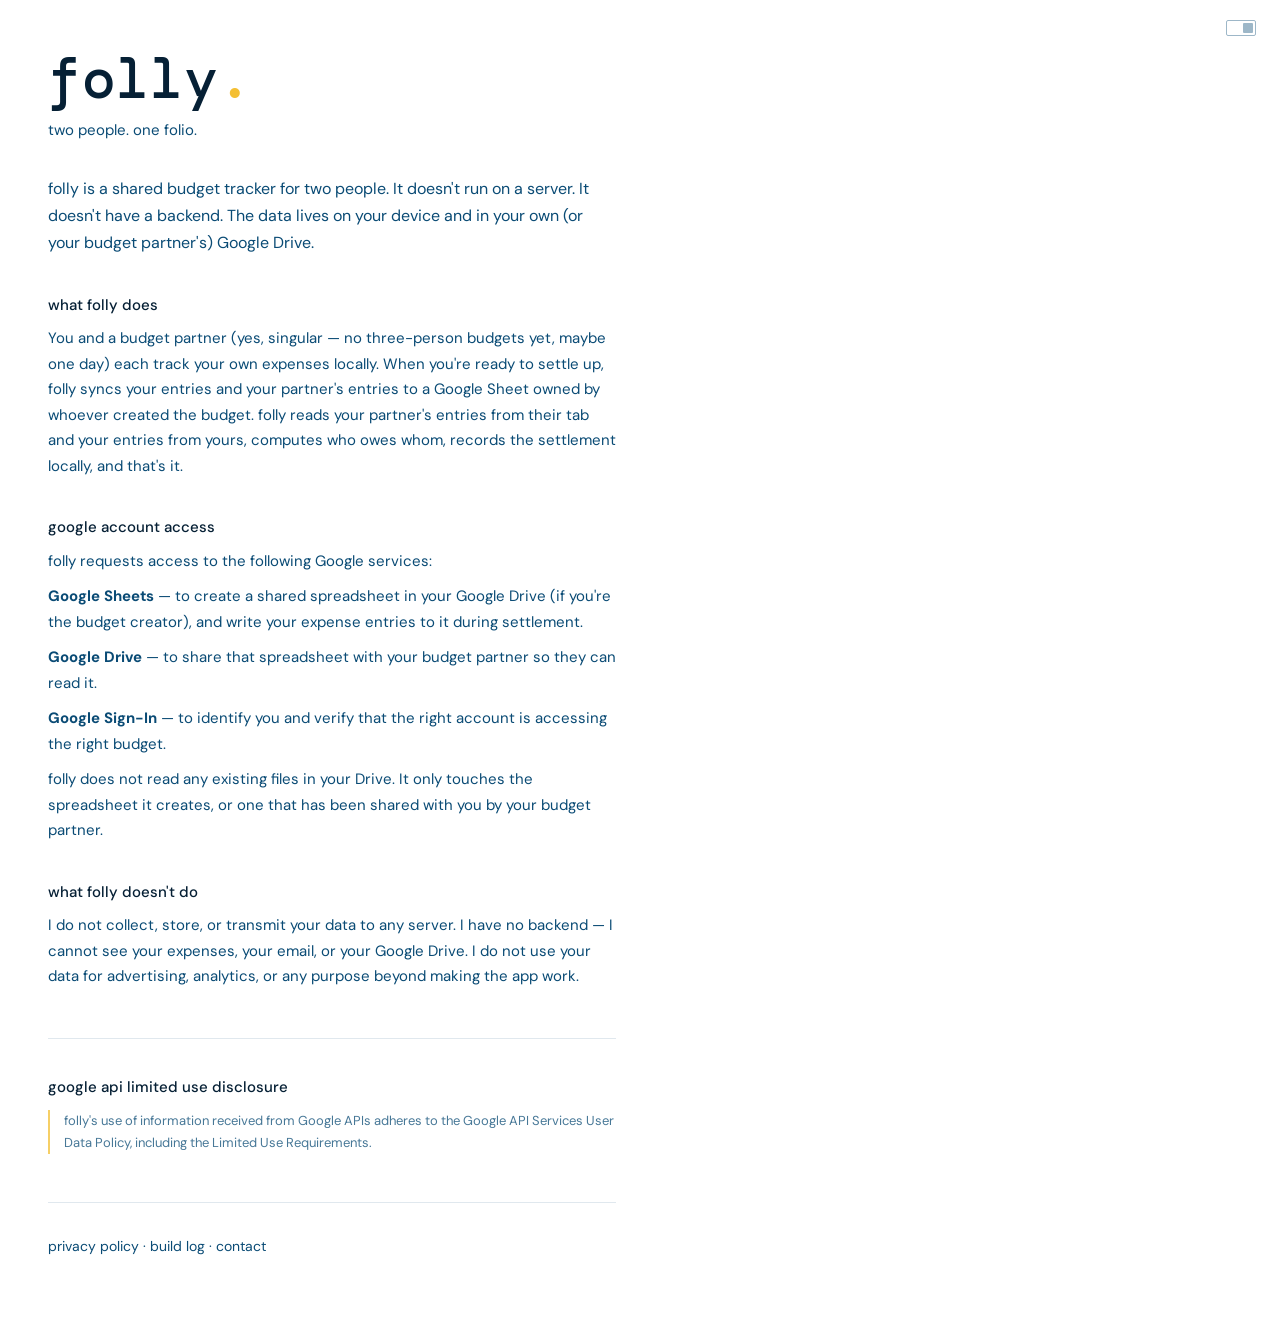
<file: index.html>
<!DOCTYPE html>
<html lang="en">
<head>
  <meta charset="UTF-8" />
  <meta name="viewport" content="width=device-width, initial-scale=1.0" />
  <title>folly.</title>
  <link rel="shortcut icon" href="/favicon.png" />
  <link rel="preconnect" href="https://fonts.googleapis.com" />
  <link href="https://fonts.googleapis.com/css2?family=DM+Mono:wght@400;500&family=DM+Sans:wght@400;500&display=swap" rel="stylesheet" />
  <link rel="stylesheet" href="shared.css" />
  <style>
    body {
      font-family: 'DM Sans', sans-serif;
      max-width: 640px;
      margin: 0;
      padding: 48px 24px 48px 48px;
      line-height: 1.7;
    }
    h1 {
      font-family: 'DM Mono', monospace;
      font-size: clamp(36px, 8vw, 56px);
      font-weight: 500;
      line-height: 1.1;
    }
    h2 { font-size: 15px; font-weight: 500; margin: 36px 0 8px; }
    p { font-size: 15px; color: var(--body); margin-bottom: 10px; }
    .tagline { font-size: 15px; color: var(--body); margin: 8px 0 32px; }
    .accent { color: var(--amber); }
    .lede { font-size: 16px; margin-bottom: 10px; }
    .disclosure {
      font-size: 13px;
      color: var(--body);
      opacity: 0.75;
      border-left: 2px solid var(--amber);
      padding-left: 14px;
      margin-top: 10px;
    }
    .footer { font-size: 14px; }
  </style>
  <script src="theme.js"></script>
</head>
<body>
  <button id="theme-toggle" aria-label="Toggle theme"></button>
  <h1>folly<span class="accent">.</span></h1>
  <p class="tagline">two people. one folio.</p>

  <p class="lede">folly is a shared budget tracker for two people. It doesn't run on a server. It doesn't have a backend. The data lives on your device and in your own (or your budget partner's) Google Drive.</p>

  <h2>what folly does</h2>
  <p>You and a budget partner (yes, singular — no three-person budgets yet, maybe one day) each track your own expenses locally. When you're ready to settle up, folly syncs your entries and your partner's entries to a Google Sheet owned by whoever created the budget. folly reads your partner's entries from their tab and your entries from yours, computes who owes whom, records the settlement locally, and that's it.</p>

  <h2>google account access</h2>
  <p>folly requests access to the following Google services:</p>
  <p><strong>Google Sheets</strong> — to create a shared spreadsheet in your Google Drive (if you're the budget creator), and write your expense entries to it during settlement.</p>
  <p><strong>Google Drive</strong> — to share that spreadsheet with your budget partner so they can read it.</p>
  <p><strong>Google Sign-In</strong> — to identify you and verify that the right account is accessing the right budget.</p>
  <p>folly does not read any existing files in your Drive. It only touches the spreadsheet it creates, or one that has been shared with you by your budget partner.</p>

  <h2>what folly doesn't do</h2>
  <p>I do not collect, store, or transmit your data to any server. I have no backend — I cannot see your expenses, your email, or your Google Drive. I do not use your data for advertising, analytics, or any purpose beyond making the app work.</p>

  <hr />

  <h2>google api limited use disclosure</h2>
  <p class="disclosure">folly's use of information received from Google APIs adheres to the <a href="https://developers.google.com/terms/api-services-user-data-policy">Google API Services User Data Policy</a>, including the Limited Use Requirements.</p>

  <hr />

  <p class="footer"><a href="privacy.html">privacy policy</a>&nbsp;·&nbsp;<a href="roadmap.html">build log</a>&nbsp;·&nbsp;<a href="mailto:yunshudai2010@gmail.com">contact</a></p>

</body>
</html>
</file>
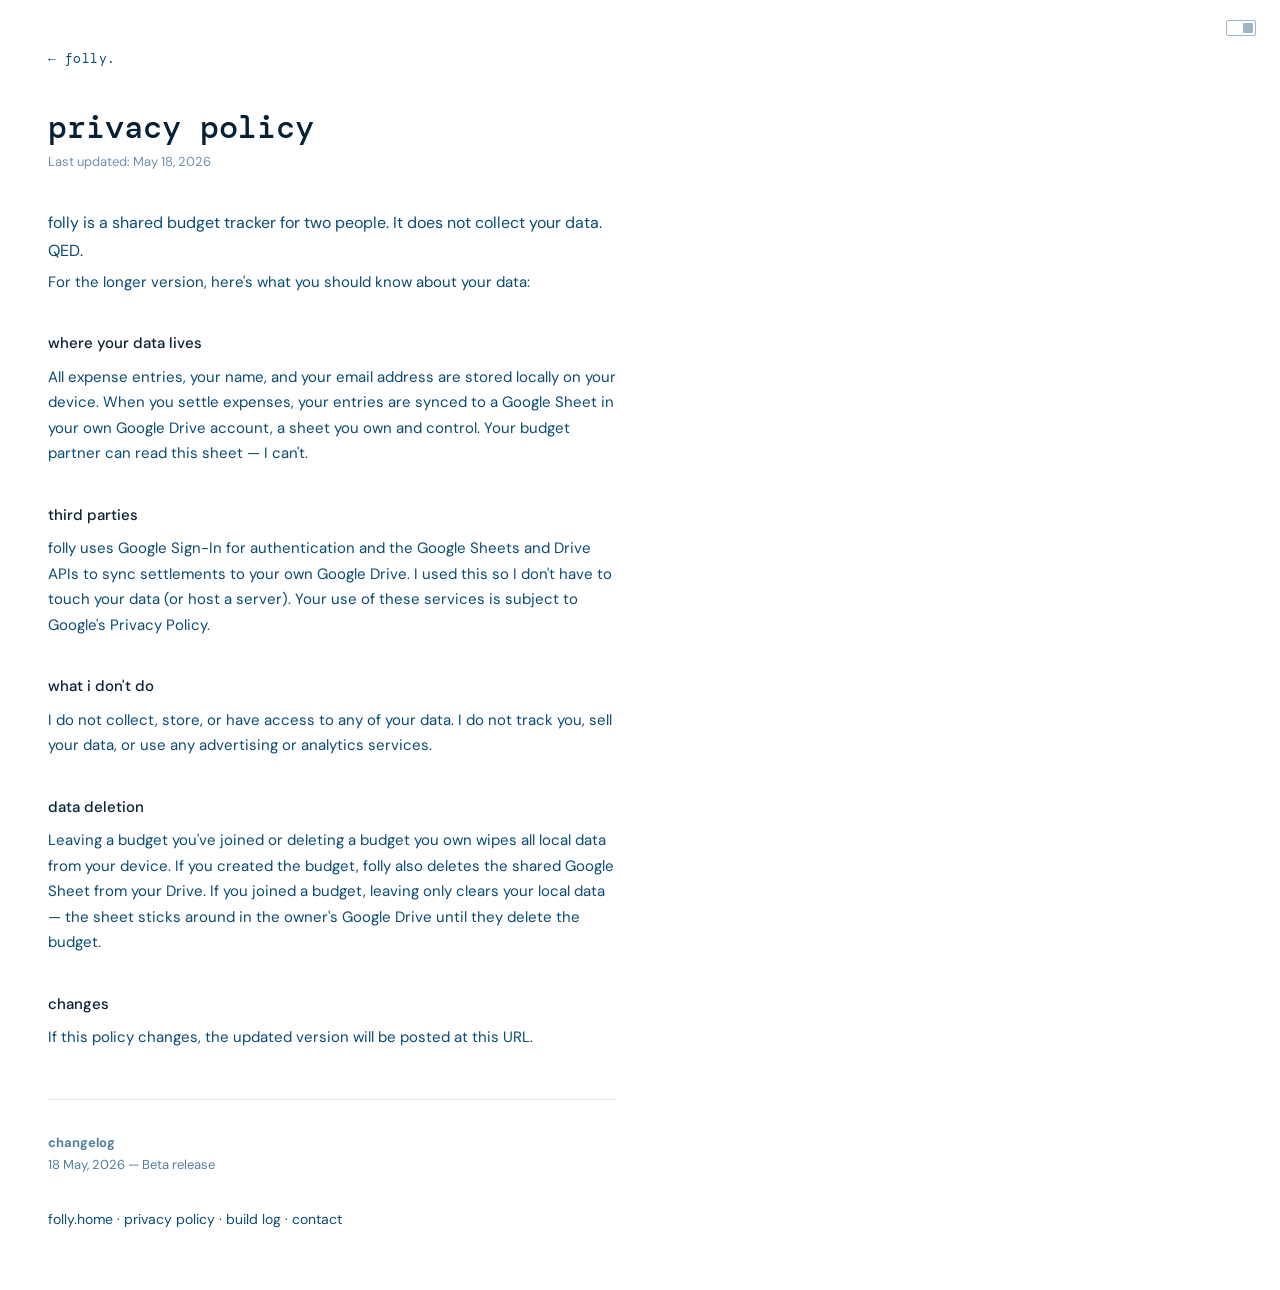
<file: privacy.html>
<!DOCTYPE html>
<html lang="en">
<head>
  <meta charset="UTF-8" />
  <meta name="viewport" content="width=device-width, initial-scale=1.0" />
  <title>privacy policy — folly.</title>
  <link rel="shortcut icon" href="/favicon.png" />
  <link rel="preconnect" href="https://fonts.googleapis.com" />
  <link href="https://fonts.googleapis.com/css2?family=DM+Mono:wght@400;500&family=DM+Sans:wght@400;500&display=swap" rel="stylesheet" />
  <link rel="stylesheet" href="shared.css" />
  <style>
    body {
      font-family: 'DM Sans', sans-serif;
      max-width: 640px;
      margin: 0;
      padding: 48px 24px 48px 48px;
      line-height: 1.7;
    }
    h1 { font-family: 'DM Mono', monospace; font-size: 32px; font-weight: 500; line-height: 1.1; margin-bottom: 6px; }
    h2 { font-size: 15px; font-weight: 500; margin: 36px 0 8px; text-transform: lowercase; }
    p, li { font-size: 15px; color: var(--body); margin-bottom: 10px; }
    ul { padding-left: 20px; margin-bottom: 10px; }
    .meta { font-size: 13px; color: var(--body); opacity: 0.6; margin-bottom: 36px; }
    .lede { font-size: 16px; margin-bottom: 6px; }
    .changelog { font-size: 13px; color: var(--body); opacity: 0.7; }
    .footer { font-size: 14px; margin-top: 32px; }
    html.dark .meta,
    html.dark .changelog { opacity: 1; }
  </style>
  <script src="theme.js"></script>
</head>
<body>
  <button id="theme-toggle" aria-label="Toggle theme"></button>
  <a class="back" href="index.html">← folly.</a>
  <h1>privacy policy</h1>
  <p class="meta">Last updated: May 18, 2026</p>

  <p class="lede">folly is a shared budget tracker for two people. It does not collect your data. QED.</p>
  <p>For the longer version, here's what you should know about your data:</p>

  <h2>where your data lives</h2>
  <p>All expense entries, your name, and your email address are stored locally on your device. When you settle expenses, your entries are synced to a Google Sheet in your own Google Drive account, a sheet you own and control. Your budget partner can read this sheet — I can't.</p>

  <h2>third parties</h2>
  <p>folly uses Google Sign-In for authentication and the Google Sheets and Drive APIs to sync settlements to your own Google Drive. I used this so I don't have to touch your data (or host a server). Your use of these services is subject to <a href="https://policies.google.com/privacy">Google's Privacy Policy</a>.</p>

  <h2>what I don't do</h2>
  <p>I do not collect, store, or have access to any of your data. I do not track you, sell your data, or use any advertising or analytics services.</p>

  <h2>data deletion</h2>
  <p>Leaving a budget you've joined or deleting a budget you own wipes all local data from your device. If you created the budget, folly also deletes the shared Google Sheet from your Drive. If you joined a budget, leaving only clears your local data — the sheet sticks around in the owner's Google Drive until they delete the budget.</p>

  <h2>changes</h2>
  <p>If this policy changes, the updated version will be posted at this URL.</p>

  <hr />
  <p class="changelog"><strong>changelog</strong><br />18 May, 2026 — Beta release</p>

  <p class="footer"><a href="index.html">folly.home</a>&nbsp;·&nbsp;<a href="privacy.html">privacy policy</a>&nbsp;·&nbsp;<a href="roadmap.html">build log</a>&nbsp;·&nbsp;<a href="mailto:yunshudai2010@gmail.com">contact</a></p>
</body>
</html>
</file>
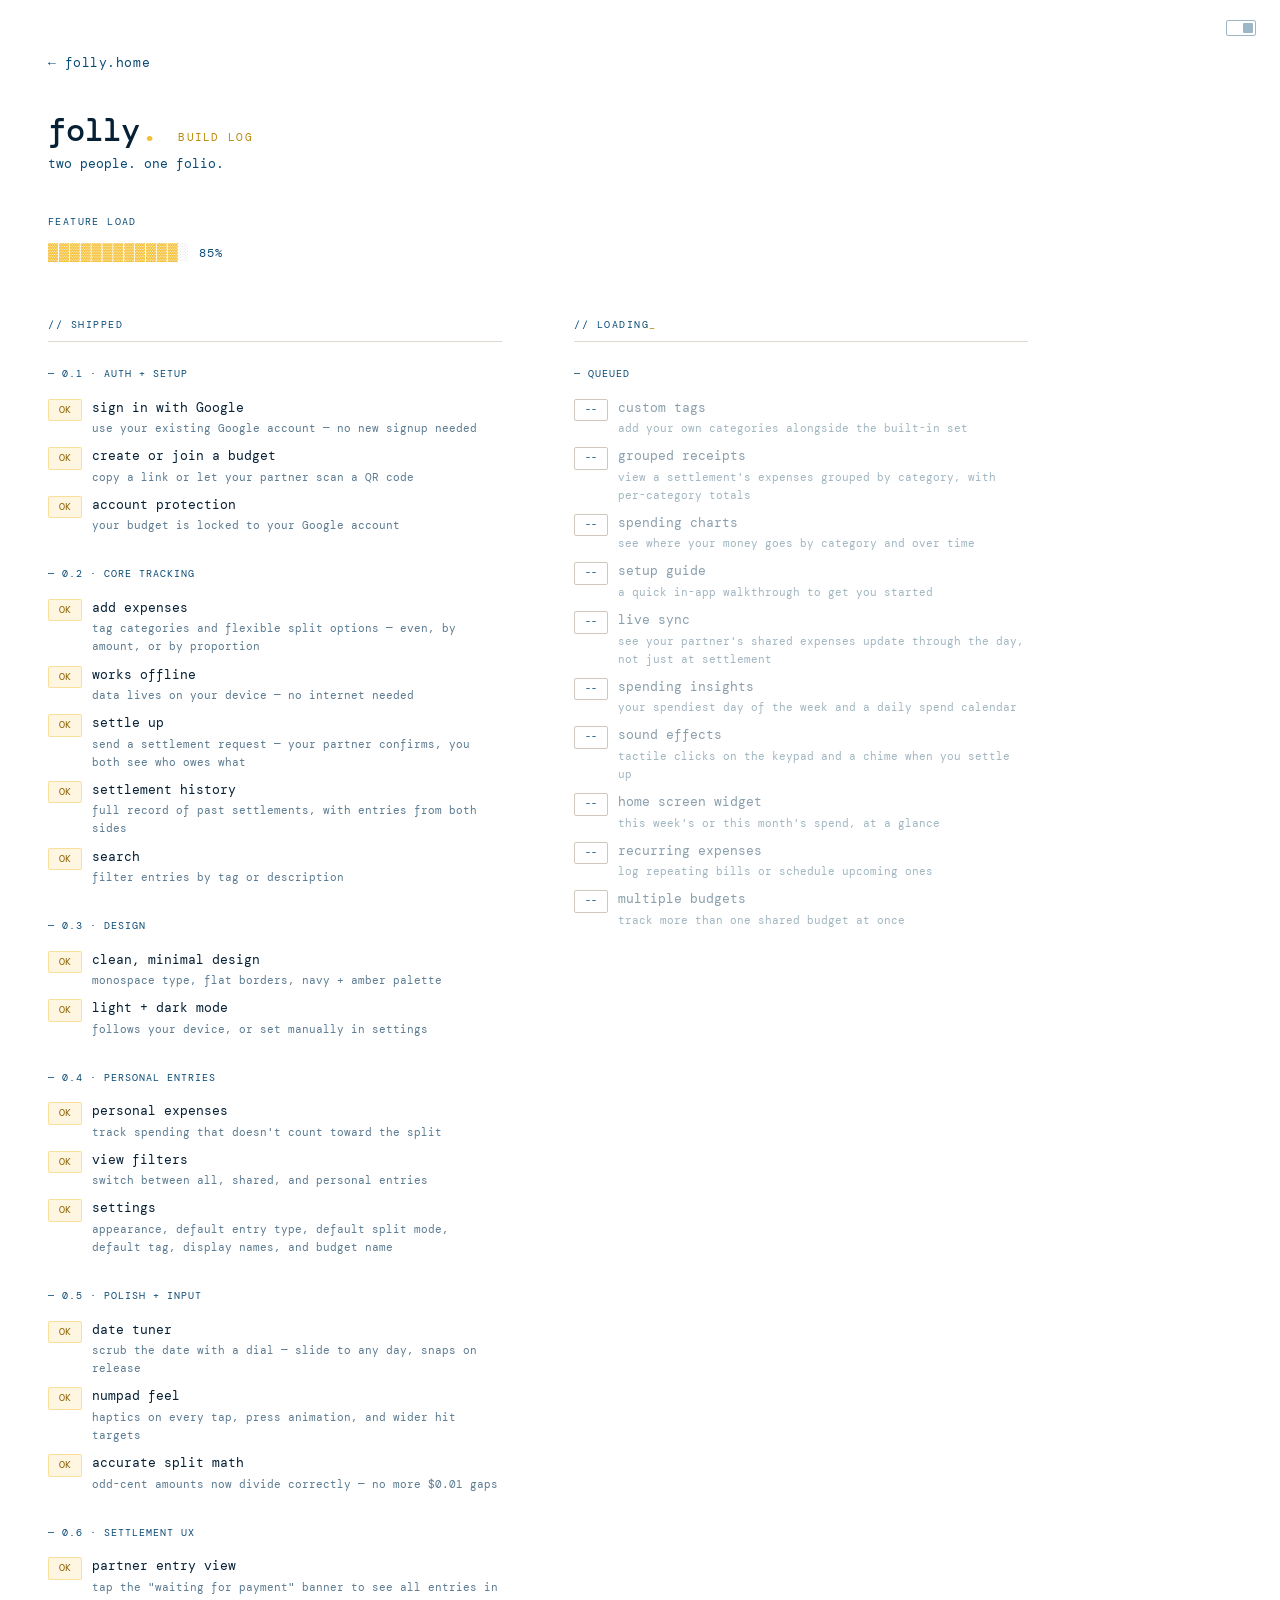
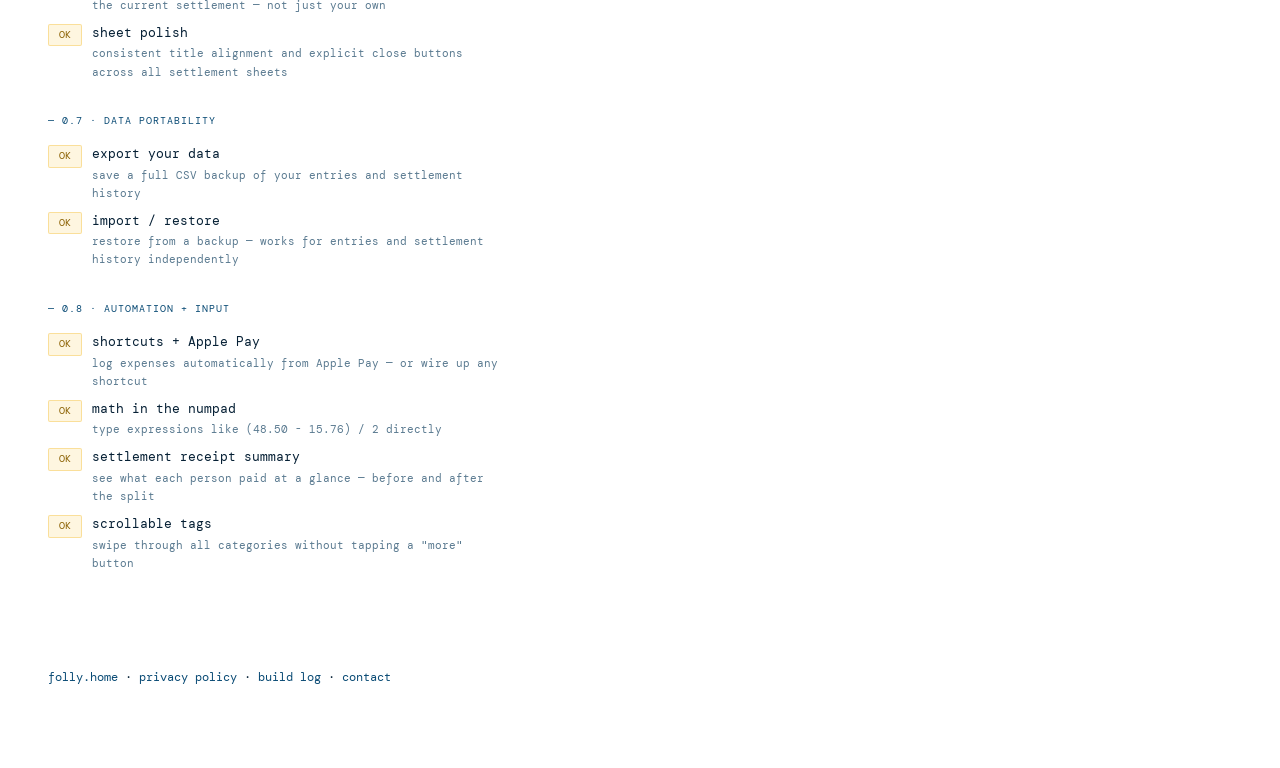
<file: roadmap.html>
<!DOCTYPE html>
<html lang="en">
<head>
  <meta charset="UTF-8" />
  <meta name="viewport" content="width=device-width, initial-scale=1.0" />
  <title>folly. — build log</title>
  <link rel="shortcut icon" href="/favicon.png" />
  <link rel="preconnect" href="https://fonts.googleapis.com" />
  <link href="https://fonts.googleapis.com/css2?family=DM+Mono:ital,wght@0,400;0,500;1,400&display=swap" rel="stylesheet" />
  <link rel="stylesheet" href="shared.css" />
  <style>
    body {
      font-family: 'DM Mono', monospace;
      font-size: 13px;
      line-height: 1.65;
      min-height: 100vh;
      padding: 52px 32px 80px 48px;
    }

    .page { max-width: 980px; }
    .header { margin-bottom: 40px; }
    .top { display: flex; align-items: baseline; gap: 20px; margin-bottom: 4px; }

    .logo {
      font-size: 32px;
      font-weight: 500;
      color: var(--ink);
      line-height: 1.1;
      letter-spacing: -0.02em;
    }
    .logo .dot { color: var(--amber); }

    .build-label {
      font-size: 11px;
      color: var(--amber-muted);
      letter-spacing: 0.12em;
    }

    .tagline {
      font-size: 13px;
      color: #0A4B75;
      margin-bottom: 28px;
    }

    .progress { margin-bottom: 52px; }
    .progress-label {
      font-size: 10px;
      letter-spacing: 0.14em;
      color: #0A4B75;
      margin-bottom: 6px;
    }

    .bar { font-size: 17px; letter-spacing: 0.04em; }
    .bar .filled { color: var(--amber); }
    .bar .empty  { color: #D4CEC5; }
    .bar .pct    { font-size: 12px; color: #0A4B75; margin-left: 10px; }

    .grid { display: grid; grid-template-columns: 1fr 1fr; gap: 0 72px; }

    @media (max-width: 640px) {
      body { padding: 36px 20px 64px; }
      .grid { grid-template-columns: 1fr; gap: 48px 0; }
    }

    .col-label {
      font-size: 10px;
      letter-spacing: 0.15em;
      color: #0A4B75;
      text-transform: uppercase;
      border-bottom: 1px solid #E0D8CC;
      padding-bottom: 8px;
      margin-bottom: 24px;
    }

    .vblock { margin-bottom: 28px; }
    .vtag { font-size: 10px; letter-spacing: 0.1em; color: #0A4B75; margin-bottom: 10px; }

    .feat { display: flex; gap: 10px; padding: 4px 0; align-items: flex-start; }
    .badge {
      flex-shrink: 0;
      width: 34px;
      font-size: 10px;
      letter-spacing: 0.05em;
      padding: 2px 0;
      text-align: center;
      border-radius: 2px;
      margin-top: 2px;
    }

    .ok  { color: #8A6000; background: rgba(244,191,51,0.15); border: 1px solid rgba(244,191,51,0.4); }
    .run { color: #8A6000; background: rgba(244,191,51,0.12); border: 1px solid rgba(244,191,51,0.35); }
    .q   { color: #0A4B75; background: transparent; border: 1px solid #D0C8BE; }

    .feat-text.dim { color: #8A9FAD; }
    .sub { display: block; font-size: 11px; color: #5A7A90; margin-top: 1px; }
    .feat-text.dim .sub { color: #A0B5C0; }

    @keyframes blink {
      0%, 100% { opacity: 1; }
      49%       { opacity: 1; }
      50%       { opacity: 0; }
    }
    .cursor {
      display: inline-block;
      color: var(--amber-muted);
      animation: blink 1.1s step-end infinite;
    }

    .footer { margin-top: 64px; font-size: 12px; }
    .footer a:hover { color: var(--ink); }

    /* ── Dark mode (roadmap-specific overrides) ── */
    html.dark body::after {
      content: '';
      position: fixed;
      inset: 0;
      background: repeating-linear-gradient(
        to bottom,
        transparent 0px,
        transparent 3px,
        rgba(0, 0, 0, 0.045) 3px,
        rgba(0, 0, 0, 0.045) 4px
      );
      pointer-events: none;
      z-index: 999;
    }
    html.dark .build-label { opacity: 0.6; }
    html.dark .tagline,
    html.dark .progress-label,
    html.dark .bar .pct { color: #2E5F80; }
    html.dark .bar .empty { color: #0C3050; }
    html.dark .col-label { color: #2E5F80; border-bottom-color: #0C3050; }
    html.dark .vtag { color: #2E5F80; }
    html.dark .ok  { color: #F4BF33; background: rgba(244,191,51,0.1);  border-color: rgba(244,191,51,0.25); }
    html.dark .run { color: #F4BF33; background: rgba(244,191,51,0.07); border-color: rgba(244,191,51,0.18); }
    html.dark .q   { color: #2E5F80; border-color: #0C3050; }
    html.dark .feat-text.dim { color: #2E5F80; }
    html.dark .sub { color: #2E5F80; }
    html.dark .feat-text.dim .sub { color: #1E4A65; }
  </style>
  <script src="theme.js"></script>
</head>
<body>
  <button id="theme-toggle" aria-label="Toggle theme"></button>

  <div class="page">

    <a class="back" href="index.html">← folly.home</a>

    <div class="header">
      <div class="top">
        <span class="logo">folly<span class="dot">.</span></span>
        <span class="build-label">BUILD LOG</span>
      </div>
      <p class="tagline">two people. one folio.</p>
    </div>

    <div class="progress">
      <div class="progress-label">FEATURE LOAD</div>
      <div class="bar">
        <span class="filled">▓▓▓▓▓▓▓▓▓▓▓▓</span><span class="empty">░</span><span class="pct">85%</span>
      </div>
    </div>

    <div class="grid">

      <!-- ── LEFT: Changelog ── -->
      <div>
        <div class="col-label">// shipped</div>

        <div class="vblock">
          <div class="vtag">— 0.1 · AUTH + SETUP</div>
          <div class="feat">
            <span class="badge ok">OK</span>
            <span class="feat-text">sign in with Google
              <span class="sub">use your existing Google account — no new signup needed</span>
            </span>
          </div>
          <div class="feat">
            <span class="badge ok">OK</span>
            <span class="feat-text">create or join a budget
              <span class="sub">copy a link or let your partner scan a QR code</span>
            </span>
          </div>
          <div class="feat">
            <span class="badge ok">OK</span>
            <span class="feat-text">account protection
              <span class="sub">your budget is locked to your Google account</span>
            </span>
          </div>
        </div>

        <div class="vblock">
          <div class="vtag">— 0.2 · CORE TRACKING</div>
          <div class="feat">
            <span class="badge ok">OK</span>
            <span class="feat-text">add expenses
              <span class="sub">tag categories and flexible split options — even, by amount, or by proportion</span>
            </span>
          </div>
          <div class="feat">
            <span class="badge ok">OK</span>
            <span class="feat-text">works offline
              <span class="sub">data lives on your device — no internet needed</span>
            </span>
          </div>
          <div class="feat">
            <span class="badge ok">OK</span>
            <span class="feat-text">settle up
              <span class="sub">send a settlement request — your partner confirms, you both see who owes what</span>
            </span>
          </div>
          <div class="feat">
            <span class="badge ok">OK</span>
            <span class="feat-text">settlement history
              <span class="sub">full record of past settlements, with entries from both sides</span>
            </span>
          </div>
          <div class="feat">
            <span class="badge ok">OK</span>
            <span class="feat-text">search
              <span class="sub">filter entries by tag or description</span>
            </span>
          </div>
        </div>

        <div class="vblock">
          <div class="vtag">— 0.3 · DESIGN</div>
          <div class="feat">
            <span class="badge ok">OK</span>
            <span class="feat-text">clean, minimal design
              <span class="sub">monospace type, flat borders, navy + amber palette</span>
            </span>
          </div>
          <div class="feat">
            <span class="badge ok">OK</span>
            <span class="feat-text">light + dark mode
              <span class="sub">follows your device, or set manually in settings</span>
            </span>
          </div>
        </div>

        <div class="vblock">
          <div class="vtag">— 0.4 · PERSONAL ENTRIES</div>
          <div class="feat">
            <span class="badge ok">OK</span>
            <span class="feat-text">personal expenses
              <span class="sub">track spending that doesn't count toward the split</span>
            </span>
          </div>
          <div class="feat">
            <span class="badge ok">OK</span>
            <span class="feat-text">view filters
              <span class="sub">switch between all, shared, and personal entries</span>
            </span>
          </div>
          <div class="feat">
            <span class="badge ok">OK</span>
            <span class="feat-text">settings
              <span class="sub">appearance, default entry type, default split mode, default tag, display names, and budget name</span>
            </span>
          </div>
        </div>

        <div class="vblock">
          <div class="vtag">— 0.5 · POLISH + INPUT</div>
          <div class="feat">
            <span class="badge ok">OK</span>
            <span class="feat-text">date tuner
              <span class="sub">scrub the date with a dial — slide to any day, snaps on release</span>
            </span>
          </div>
          <div class="feat">
            <span class="badge ok">OK</span>
            <span class="feat-text">numpad feel
              <span class="sub">haptics on every tap, press animation, and wider hit targets</span>
            </span>
          </div>
          <div class="feat">
            <span class="badge ok">OK</span>
            <span class="feat-text">accurate split math
              <span class="sub">odd-cent amounts now divide correctly — no more $0.01 gaps</span>
            </span>
          </div>
        </div>

        <div class="vblock">
          <div class="vtag">— 0.6 · SETTLEMENT UX</div>
          <div class="feat">
            <span class="badge ok">OK</span>
            <span class="feat-text">partner entry view
              <span class="sub">tap the "waiting for payment" banner to see all entries in the current settlement — not just your own</span>
            </span>
          </div>
          <div class="feat">
            <span class="badge ok">OK</span>
            <span class="feat-text">sheet polish
              <span class="sub">consistent title alignment and explicit close buttons across all settlement sheets</span>
            </span>
          </div>
        </div>

        <div class="vblock">
          <div class="vtag">— 0.7 · DATA PORTABILITY</div>
          <div class="feat">
            <span class="badge ok">OK</span>
            <span class="feat-text">export your data
              <span class="sub">save a full CSV backup of your entries and settlement history</span>
            </span>
          </div>
          <div class="feat">
            <span class="badge ok">OK</span>
            <span class="feat-text">import / restore
              <span class="sub">restore from a backup — works for entries and settlement history independently</span>
            </span>
          </div>
        </div>

        <div class="vblock">
          <div class="vtag">— 0.8 · AUTOMATION + INPUT</div>
          <div class="feat">
            <span class="badge ok">OK</span>
            <span class="feat-text">shortcuts + Apple Pay
              <span class="sub">log expenses automatically from Apple Pay — or wire up any shortcut</span>
            </span>
          </div>
          <div class="feat">
            <span class="badge ok">OK</span>
            <span class="feat-text">math in the numpad
              <span class="sub">type expressions like (48.50 - 15.76) / 2 directly</span>
            </span>
          </div>
          <div class="feat">
            <span class="badge ok">OK</span>
            <span class="feat-text">settlement receipt summary
              <span class="sub">see what each person paid at a glance — before and after the split</span>
            </span>
          </div>
          <div class="feat">
            <span class="badge ok">OK</span>
            <span class="feat-text">scrollable tags
              <span class="sub">swipe through all categories without tapping a "more" button</span>
            </span>
          </div>
        </div>

      </div>

      <!-- ── RIGHT: Roadmap ── -->
      <div>
        <div class="col-label">// loading<span class="cursor">_</span></div>

        <div class="vblock">
          <div class="vtag">— QUEUED</div>
          <div class="feat">
            <span class="badge q">--</span>
            <span class="feat-text dim">custom tags
              <span class="sub">add your own categories alongside the built-in set</span>
            </span>
          </div>
          <div class="feat">
            <span class="badge q">--</span>
            <span class="feat-text dim">grouped receipts
              <span class="sub">view a settlement's expenses grouped by category, with per-category totals</span>
            </span>
          </div>
          <div class="feat">
            <span class="badge q">--</span>
            <span class="feat-text dim">spending charts
              <span class="sub">see where your money goes by category and over time</span>
            </span>
          </div>
          <div class="feat">
            <span class="badge q">--</span>
            <span class="feat-text dim">setup guide
              <span class="sub">a quick in-app walkthrough to get you started</span>
            </span>
          </div>
          <div class="feat">
            <span class="badge q">--</span>
            <span class="feat-text dim">live sync
              <span class="sub">see your partner's shared expenses update through the day, not just at settlement</span>
            </span>
          </div>
          <div class="feat">
            <span class="badge q">--</span>
            <span class="feat-text dim">spending insights
              <span class="sub">your spendiest day of the week and a daily spend calendar</span>
            </span>
          </div>
          <div class="feat">
            <span class="badge q">--</span>
            <span class="feat-text dim">sound effects
              <span class="sub">tactile clicks on the keypad and a chime when you settle up</span>
            </span>
          </div>
          <div class="feat">
            <span class="badge q">--</span>
            <span class="feat-text dim">home screen widget
              <span class="sub">this week's or this month's spend, at a glance</span>
            </span>
          </div>
          <div class="feat">
            <span class="badge q">--</span>
            <span class="feat-text dim">recurring expenses
              <span class="sub">log repeating bills or schedule upcoming ones</span>
            </span>
          </div>
          <div class="feat">
            <span class="badge q">--</span>
            <span class="feat-text dim">multiple budgets
              <span class="sub">track more than one shared budget at once</span>
            </span>
          </div>
        </div>

      </div>
    </div><!-- /.grid -->

    <div class="footer">
      <a href="index.html">folly.home</a>&nbsp;·&nbsp;<a href="privacy.html">privacy policy</a>&nbsp;·&nbsp;<a href="roadmap.html">build log</a>&nbsp;·&nbsp;<a href="mailto:yunshudai2010@gmail.com">contact</a>
    </div>

  </div><!-- /.page -->
</body>
</html>
</file>
<file: shared.css>
*, *::before, *::after { box-sizing: border-box; margin: 0; padding: 0; }

/* ── Color tokens ── */
:root {
  --bg:          #ffffff;
  --ink:         #062035;
  --body:        #0A4B75;
  --link:        #0A4B75;
  --amber:       #F4BF33;
  --amber-muted: #B8890A;
  --border:      rgba(10, 75, 117, 0.125);
}

html.dark {
  --bg:          #062035;
  --ink:         #F4E8CE;
  --body:        #C8BFB0;
  --link:        #8AB4C8;
  --amber-muted: #F4BF33;
  --border:      #0C3050;
}

/* ── Base ── */
body { background: var(--bg); color: var(--ink); }
a { color: var(--link); text-decoration: none; }
a:hover { text-decoration: underline; }
hr { border: none; border-top: 1px solid var(--border); margin: 48px 0 32px; }

/* ── Back nav ── */
.back {
  display: block;
  margin-bottom: 40px;
  font-family: 'DM Mono', monospace;
  font-size: 13px;
  letter-spacing: 0.04em;
  color: var(--link);
  text-decoration: none;
}
.back:hover { text-decoration: underline; }

/* ── Theme toggle ── */
#theme-toggle {
  position: fixed;
  top: 20px;
  right: 24px;
  background: none;
  border: 1px solid currentColor;
  border-radius: 2px;
  padding: 0;
  width: 30px;
  height: 16px;
  cursor: pointer;
  opacity: 0.4;
  color: var(--link);
}
#theme-toggle:hover { opacity: 1; }
#theme-toggle::after {
  content: '';
  display: block;
  width: 10px;
  height: 10px;
  background: currentColor;
  border-radius: 1px;
  position: absolute;
  top: 50%;
  transform: translateY(-50%);
  left: 16px;
  transition: left 120ms ease;
}
html.dark #theme-toggle::after { left: 2px; }
</file>
